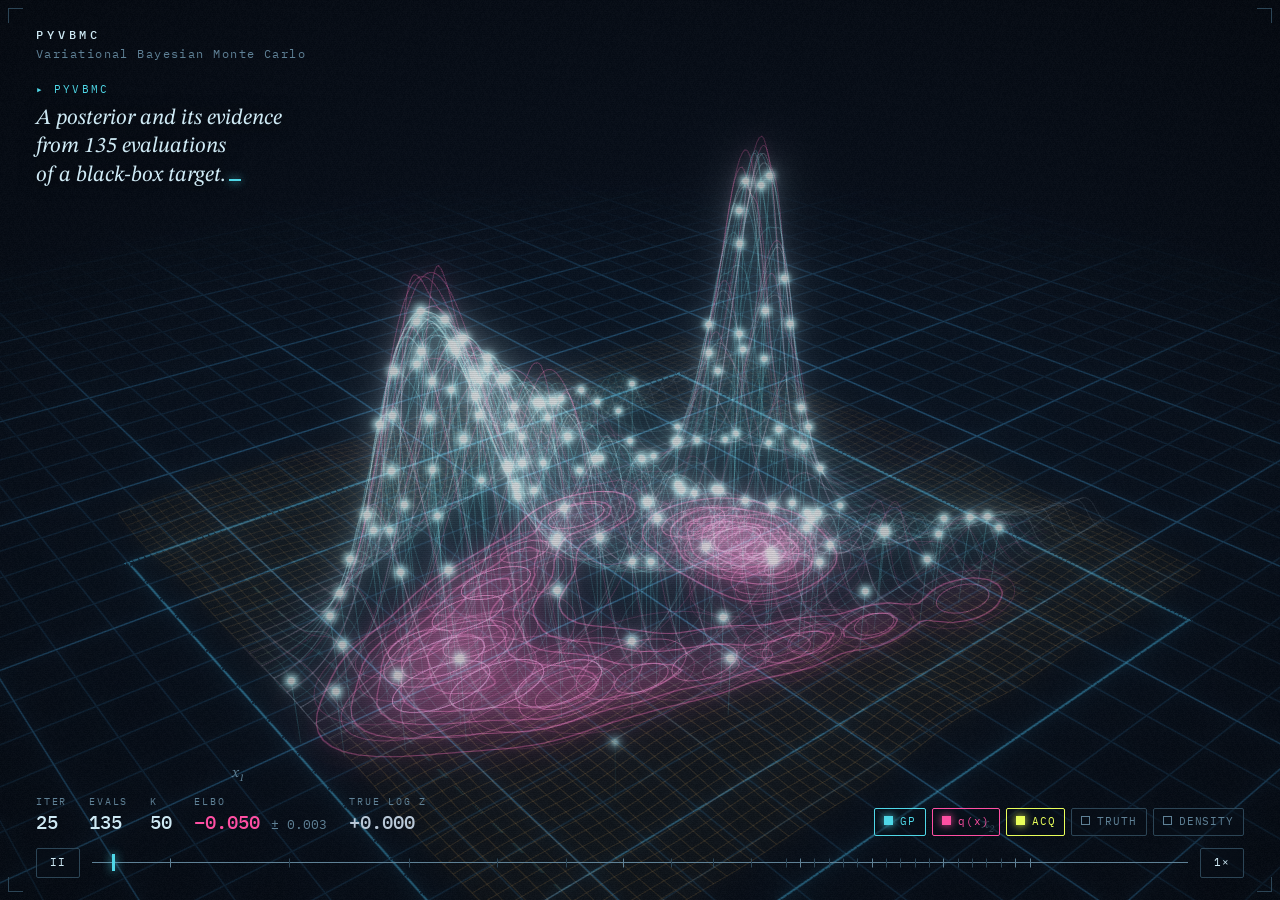
<file: site/wireframe/vbmc/index.html>
<!DOCTYPE html>
<html lang="en">
<head>
<meta charset="utf-8">
<meta name="viewport" content="width=device-width, initial-scale=1, viewport-fit=cover">
<title>PyVBMC in Wireframe</title>
<link rel="stylesheet" href="../../css/fonts.css">
<style>
  /* One deliberate look: a dark instrument. Every color is painted here. */
  :root {
    --ground: #04070c;
    --ink: #cfeaf5;
    --ink-dim: #5f8196;
    --ink-faint: #2c4556;
    --gp: #4fd8e8;
    --gp-hot: #ffb347;
    --vp: #ff4fa3;
    --acq: #e9ff5a;
    --truth: #b9c8d8;
    --mono: "IBM Plex Mono", ui-monospace, "SF Mono", Menlo, Consolas, monospace;
    --serif: "STIX Two Text", "STIX Two Math", Georgia, "Times New Roman", serif;
  }
  html, body { height: 100%; }
  [hidden] { display: none !important; }
  body {
    margin: 0; overflow: hidden; background: var(--ground); color: var(--ink);
    font-family: var(--mono); font-size: 13px; line-height: 1.4;
    -webkit-font-smoothing: antialiased;
  }
  #stage { position: relative; height: 100%; overflow: hidden; touch-action: none; }
  #gl { position: absolute; inset: 0; width: 100%; height: 100%; display: block; cursor: grab; }
  #gl:active { cursor: grabbing; }

  .hud { position: absolute; pointer-events: none; z-index: 2; }
  .hud button, .hud input { pointer-events: auto; }

  #head { top: clamp(14px, 3vh, 28px); left: clamp(16px, 3vw, 36px); right: clamp(16px, 3vw, 36px); max-width: 40ch; }
  #mark { font-weight: 500; letter-spacing: 0.32em; font-size: 12px; color: var(--ink); }
  #mark span { display: block; margin-top: 2px; }
  #mark span { color: var(--ink-dim); letter-spacing: 0.12em; font-weight: 400; }
  #tag { margin-top: clamp(10px, 2.2vh, 22px); font-size: 11px; letter-spacing: 0.2em; color: var(--gp); min-height: 1.4em; }
  #tag::before { content: "\25B8\00a0"; }
  #caption {
    margin: 6px 0 0; font-family: var(--serif); font-style: italic;
    font-size: clamp(16px, 1.1vw + 11px, 22px); line-height: 1.3; color: var(--ink);
    text-wrap: balance; text-shadow: 0 0 18px rgba(4, 7, 12, 0.9);
  }
  #caption .rest { opacity: 0; }
  #caption .done::after { content: ""; display: inline-block; width: 0.55em; height: 2px; margin-left: 3px; background: var(--gp); box-shadow: 0 0 8px var(--gp); animation: blink 1.1s steps(2) infinite; }
  @keyframes blink { 50% { opacity: 0; } }
  .axis { position: absolute; z-index: 1; pointer-events: none; font-family: var(--serif); font-style: italic; font-size: 15px;
    color: var(--ink-dim); transform: translate(-50%, -50%); text-shadow: 0 0 8px var(--ground); }
  .axis sub { font-size: 0.7em; font-style: normal; }

  #foot {
    left: clamp(16px, 3vw, 36px); right: clamp(16px, 3vw, 36px);
    bottom: calc(clamp(12px, 2.5vh, 24px) + env(safe-area-inset-bottom, 0px));
    display: flex; flex-direction: column; gap: 12px;
  }
  #row { display: flex; flex-wrap: wrap; align-items: flex-end; justify-content: space-between; gap: 12px 24px; }
  #telemetry { display: flex; flex-wrap: wrap; gap: 6px 22px; margin: 0; font-variant-numeric: tabular-nums; }
  #telemetry div { display: flex; flex-direction: column; }
  #telemetry dt { font-size: 10px; letter-spacing: 0.18em; color: var(--ink-dim); }
  #telemetry dd { margin: 0; font-size: clamp(15px, 0.6vw + 11px, 19px); font-weight: 500; color: var(--ink); white-space: nowrap; }
  #telemetry dd small { font-size: 0.72em; font-weight: 400; color: var(--ink-dim); }
  #telemetry .true dd { color: var(--truth); }
  #telemetry .elbo dd { color: var(--vp); }

  #chips { display: flex; flex-wrap: wrap; gap: 6px; }
  .chip {
    font: inherit; font-size: 11px; letter-spacing: 0.08em; color: var(--ink-dim);
    background: rgba(8, 16, 24, 0.55); border: 1px solid var(--ink-faint);
    padding: 5px 9px; border-radius: 2px; cursor: pointer;
  }
  .chip::before { content: ""; display: inline-block; width: 7px; height: 7px; margin-right: 7px; border: 1px solid currentColor; vertical-align: 0; }
  .chip[aria-pressed="true"] { color: var(--c, var(--ink)); border-color: var(--c, var(--ink-dim)); }
  .chip[aria-pressed="true"]::before { background: currentColor; box-shadow: 0 0 8px currentColor; }

  #transport { display: flex; align-items: center; gap: 12px; }
  .ctl {
    font: inherit; font-size: 11px; letter-spacing: 0.1em; color: var(--ink);
    background: rgba(8, 16, 24, 0.55); border: 1px solid var(--ink-faint);
    min-width: 44px; height: 30px; padding: 0 10px; border-radius: 2px; cursor: pointer;
  }
  .ctl:hover, .chip:hover { border-color: var(--ink-dim); }
  .ctl:focus-visible, .chip:focus-visible, #seek:focus-visible { outline: 1px solid var(--gp); outline-offset: 2px; }
  #track { position: relative; flex: 1 1 0; min-width: 0; height: 30px; display: flex; align-items: center; }
  #ticks { position: absolute; left: 0; right: 0; top: 50%; height: 9px; transform: translateY(-50%); pointer-events: none; }
  #ticks i { position: absolute; top: 0; width: 1px; height: 100%; background: var(--ink-faint); }
  #ticks i.major { background: var(--ink-dim); }
  #seek { -webkit-appearance: none; appearance: none; width: 100%; min-width: 0; margin: 0; height: 30px; background: transparent; cursor: pointer; }
  #seek::-webkit-slider-runnable-track { height: 1px; background: var(--ink-dim); }
  #seek::-moz-range-track { height: 1px; background: var(--ink-dim); }
  #seek::-webkit-slider-thumb { -webkit-appearance: none; width: 3px; height: 17px; margin-top: -8px; background: var(--gp); box-shadow: 0 0 10px var(--gp); border: 0; border-radius: 0; }
  #seek::-moz-range-thumb { width: 3px; height: 17px; background: var(--gp); box-shadow: 0 0 10px var(--gp); border: 0; border-radius: 0; }

  .corner { position: absolute; width: 14px; height: 14px; border: 0 solid var(--ink-faint); z-index: 1; pointer-events: none; }
  .corner.tl { top: 8px; left: 8px; border-top-width: 1px; border-left-width: 1px; }
  .corner.tr { top: 8px; right: 8px; border-top-width: 1px; border-right-width: 1px; }
  .corner.bl { bottom: 8px; left: 8px; border-bottom-width: 1px; border-left-width: 1px; }
  .corner.br { bottom: 8px; right: 8px; border-bottom-width: 1px; border-right-width: 1px; }

  #fail { position: absolute; inset: 0; display: grid; place-items: center; padding: 24px; text-align: center; color: var(--ink-dim); z-index: 3; }
  body.clean .hud, body.clean #foot, body.clean .corner, body.clean .axis { display: none; }
  body.clean #gl { cursor: none; }
</style>
</head>
<body>
<div id="stage">
  <canvas id="gl" aria-label="Animated three-dimensional view of a PyVBMC run"></canvas>
  <span class="axis" id="ax1">x<sub>1</sub></span><span class="axis" id="ax2">x<sub>2</sub></span>
  <span class="corner tl"></span><span class="corner tr"></span><span class="corner bl"></span><span class="corner br"></span>

  <div id="head" class="hud">
    <div id="mark">PYVBMC <span>Variational Bayesian Monte Carlo</span></div>
    <div id="tag"></div>
    <p id="caption"></p>
  </div>

  <div id="foot" class="hud">
    <div id="row">
      <dl id="telemetry">
        <div><dt>ITER</dt><dd id="tIter">00</dd></div>
        <div><dt>EVALS</dt><dd id="tEval">000</dd></div>
        <div><dt>K</dt><dd id="tK">&ndash;</dd></div>
        <div class="elbo"><dt>ELBO</dt><dd id="tElbo">&ndash;</dd></div>
        <div class="true" id="trueBox" hidden><dt>TRUE LOG Z</dt><dd id="tTrue">0.000</dd></div>
      </dl>
      <div id="chips" role="group" aria-label="Layers">
        <button class="chip" id="chipGp" style="--c: var(--gp)" aria-pressed="true">GP</button>
        <button class="chip" id="chipVp" style="--c: var(--vp)" aria-pressed="true">q(x)</button>
        <button class="chip" id="chipAcq" style="--c: var(--acq)" aria-pressed="true">ACQ</button>
        <button class="chip" id="chipTruth" style="--c: var(--truth)" aria-pressed="false">TRUTH</button>
        <button class="chip" id="chipDen" style="--c: var(--ink)" aria-pressed="false">DENSITY</button>
      </div>
    </div>
    <div id="transport">
      <button class="ctl" id="play" aria-label="Pause">II</button>
      <div id="track"><div id="ticks"></div><input id="seek" type="range" min="0" max="100" step="0.01" value="0" aria-label="Timeline"></div>
      <button class="ctl" id="speed" aria-label="Playback speed">1&times;</button>
    </div>
  </div>
  <div id="fail" hidden>This animation needs WebGL 2, which this browser does not provide.</div>
</div>

<script src="../../vendor/three.r128.min.js"></script>
<script src="trace.js"></script>
<script>
// A recorded PyVBMC run played back as a 3D wireframe. README.md next to this file explains the
// structure, the conventions and the display decisions; the trace format is defined by the docstrings
// of dev/scripts/export_animation_trace.py. In short: the timeline section turns the trace into lists
// of timed events, and update(tau, ...) draws the state at time tau from them and nothing else.
(async () => {
"use strict";
const TR = window.VBMC_TRACE;
const $ = (id) => document.getElementById(id);
const Q = new URLSearchParams(location.search);
const qNum = (name, fallback) => { const v = parseFloat(Q.get(name)); return Number.isFinite(v) ? v : fallback; };
if (Q.get("hud") === "0") document.body.classList.add("clean");

// ---------------------------------------------------------------- renderer
const canvas = $("gl");
let renderer;
try {
  renderer = new THREE.WebGLRenderer({ canvas, antialias: false, alpha: false, powerPreference: "high-performance" });
} catch (e) { renderer = null; }
if (!renderer || !renderer.capabilities.isWebGL2 || !TR || typeof DecompressionStream === "undefined") {
  if (renderer && renderer.capabilities.isWebGL2) {
    $("fail").textContent = TR ? "This animation needs a browser that can inflate its data (DecompressionStream)."
                               : "The recorded run (trace.js) did not load.";
  }
  $("fail").hidden = false; return;
}
const PR = Math.min(window.devicePixelRatio || 1, 2);
renderer.setPixelRatio(PR);
renderer.setClearColor(0x04070c, 1);
renderer.autoClear = true;

// ---------------------------------------------------------------- trace
const META = TR.meta, ITS = TR.iterations, NIT = ITS.length, PTS = TR.points, N = META.n;
const XMID = (META.x_range[0] + META.x_range[1]) / 2, XH = (META.x_range[1] - META.x_range[0]) / 2;
const YMID = (META.y_range[0] + META.y_range[1]) / 2, YH = (META.y_range[1] - META.y_range[0]) / 2;
const toX = (x) => (x - XMID) / XH, toZ = (y) => -(y - YMID) / YH;
const LZ = Math.log1p(META.z_span);

// The grids come as one zlib block: every 16-bit grid (heights), then every 8-bit grid (SDs and
// acquisition values), each stored as its second difference along x and y. A grid is named by its index.
const N2 = N * N;
const packed = Uint8Array.from(atob(TR.grids), (c) => c.charCodeAt(0));
const block = await new Response(new Blob([packed]).stream().pipeThrough(new DecompressionStream("deflate"))).arrayBuffer();
const wide = new Uint16Array(block, 0, META.grids.u16 * N2), narrow = new Uint8Array(block, 2 * META.grids.u16 * N2, META.grids.u8 * N2);
for (const a of [wide, narrow]) for (let o = 0; o < a.length; o += N2) {
  for (let j = 1; j < N; j++) for (let i = 0; i < N; i++) a[o + j * N + i] += a[o + (j - 1) * N + i];
  for (let j = 0; j < N; j++) for (let i = 1; i < N; i++) a[o + j * N + i] += a[o + j * N + i - 1];
}
function decodeZ(index) {
  const z = new Float32Array(N2);
  for (let i = 0; i < N2; i++) z[i] = META.z_top - Math.expm1((wide[index * N2 + i] / 65535) * LZ);
  return z;
}
function decodeSd(index) {
  const c = new Float32Array(N2);
  for (let i = 0; i < N2; i++) c[i] = narrow[index * N2 + i] / 255;
  return c;
}
function decodeAcq(index) {   // stored as 1 - sqrt(depth / span); the floor shader reads 1 - depth / span
  const a = new Float32Array(N2);
  for (let i = 0; i < N2; i++) { const r = 1 - narrow[index * N2 + i] / 255; a[i] = 1 - r * r; }
  return a;
}
function makeTex(r, g) {
  const data = new Float32Array(N * N * 4);
  for (let i = 0; i < N * N; i++) { data[4 * i] = r[i]; data[4 * i + 1] = g ? g[i] : 0; }
  return dataTex(data);
}
function dataTex(data) {
  const t = new THREE.DataTexture(data, N, N, THREE.RGBAFormat, THREE.FloatType);
  t.minFilter = t.magFilter = THREE.NearestFilter; t.generateMipmaps = false; t.needsUpdate = true;
  return t;
}
const arrMax = (a) => { let m = -Infinity; for (let i = 0; i < a.length; i++) if (a[i] > m) m = a[i]; return m; };

const truthZ = decodeZ(TR.truth);
const ZREF = arrMax(truthZ), S_SCALE = 6.0, LIFT = 0.16, HGT = 0.95;
const truthTex = makeTex(truthZ);

// ---------------------------------------------------------------- anchored GP grids
// An observation anchors the surrogate: there the mean is the observed value and the predictive SD
// is zero. A 64 x 64 grid cannot show that, because an observation falls between its wires and the
// SD recovers within a fraction of a cell. So each observation owns the nearest free wire crossing,
// and every GP state is stored as a warped grid (texture channels: mean, SD, x and y displacement
// in cells): a smooth local displacement carries each owned crossing onto its observation, the mean
// there is corrected to the observed value, and the SD is capped by what conditioning on that one
// observation alone leaves, sf sqrt(1 - exp(-rho2)): zero at the observation, and for one hyperparameter
// sample an upper bound on the SD (more observations only lower it). Both corrections are sums of narrow bumps whose weights solve the small
// linear system that makes them exact at every anchor of the state.
const small = Math.min(window.innerWidth, window.innerHeight) < 560;
const STRIDE = 1;                        // every grid line is a wire, so every grid node is a crossing that can anchor
const BUMP = 0.75 * STRIDE, BUMP2 = 2 * BUMP * BUMP, REACH = Math.ceil(3 * BUMP);
const bump = (dx, dy) => Math.exp(-(dx * dx + dy * dy) / BUMP2);
const gridXY = PTS.map((q) => [((q[0] - META.x_range[0]) / (2 * XH)) * (N - 1), ((q[1] - META.y_range[0]) / (2 * YH)) * (N - 1)]);
const anchor = new Int32Array(PTS.length).fill(-1);
{
  const taken = new Set();
  PTS.forEach((q, i) => {
    const [gx, gy] = gridXY[i];
    if (gx < 0 || gy < 0 || gx > N - 1 || gy > N - 1) return;
    const ci0 = Math.round(gx / STRIDE) * STRIDE, cj0 = Math.round(gy / STRIDE) * STRIDE;
    let best = -1, bd = 1.6 * STRIDE;
    for (let dj = -2; dj <= 2; dj++) for (let di = -2; di <= 2; di++) {
      const ci = ci0 + di * STRIDE, cj = cj0 + dj * STRIDE;
      if (ci < 0 || cj < 0 || ci >= N || cj >= N || taken.has(cj * N + ci)) continue;
      const d = Math.hypot(ci - gx, cj - gy);
      if (d < bd) { bd = d; best = cj * N + ci; }
    }
    if (best >= 0) { anchor[i] = best; taken.add(best); }
    else console.warn(`vbmc3d: evaluation ${i} has no free wire crossing nearby and does not anchor the sheet`);
  });
}
const crom = (p0, p1, p2, p3, f) => p1 + 0.5 * f * (p2 - p0 + f * (2 * p0 - 5 * p1 + 4 * p2 - p3 + f * (3 * (p1 - p2) + p3 - p0)));
function sampleGrid(g, x, y) {
  const i = Math.floor(x), j = Math.floor(y), fx = x - i, fy = y - j, cl = (v) => Math.min(Math.max(v, 0), N - 1);
  const row = (jj) => { const o = cl(jj) * N; return crom(g[o + cl(i - 1)], g[o + cl(i)], g[o + cl(i + 1)], g[o + cl(i + 2)], fx); };
  return crom(row(j - 1), row(j), row(j + 1), row(j + 2), fy);
}
// Weights w with sum_b w_b bump(anchor_a - anchor_b) = rhs_a for every anchor a, by Gauss-Seidel, which
// converges for a symmetric positive definite matrix. A Gaussian kernel matrix is one; cutting the bump
// off at REACH (where it is below 4e-4) keeps it so in practice: with every crossing of a 12 x 12 block
// an anchor, the smallest eigenvalue is 0.06 and the iteration contracts by 0.86 per sweep. The matrix is
// not diagonally dominant (off-diagonal row sums reach 2.5), so that is not the reason.
function bumpWeights(ai, aj, rhs) {
  const n = ai.length, nb = Array.from({ length: n }, () => []);
  for (let a = 0; a < n; a++) for (let b = a + 1; b < n; b++) {
    const dx = ai[a] - ai[b], dy = aj[a] - aj[b];
    if (Math.abs(dx) <= REACH && Math.abs(dy) <= REACH) { const v = bump(dx, dy); nb[a].push([b, v]); nb[b].push([a, v]); }
  }
  return rhs.map((r) => {
    const w = Float64Array.from(r);
    for (let sweep = 0; sweep < 120; sweep++) for (let a = 0; a < n; a++) { let v = r[a]; for (const [b, k] of nb[a]) v -= k * w[b]; w[a] = v; }
    return w;
  });
}
function splat(field, offset, ai, aj, w) {
  for (let a = 0; a < ai.length; a++) for (let dj = -REACH; dj <= REACH; dj++) for (let di = -REACH; di <= REACH; di++) {
    const i = ai[a] + di, j = aj[a] + dj;
    if (i >= 0 && j >= 0 && i < N && j < N) field[4 * (j * N + i) + offset] += w[a] * bump(di, dj);
  }
}
function anchoredGrid(z, sdc, k, has) {
  const mem = []; for (let i = 0; i < PTS.length; i++) if (anchor[i] >= 0 && has(i)) mem.push(i);
  const ai = mem.map((i) => anchor[i] % N), aj = mem.map((i) => Math.floor(anchor[i] / N));
  const data = new Float32Array(N * N * 4);
  // displacement: every anchor lands on its observation
  const [wx, wy] = bumpWeights(ai, aj, [mem.map((i, a) => gridXY[i][0] - ai[a]), mem.map((i, a) => gridXY[i][1] - aj[a])]);
  // A weight beyond 1.5 cells would fold the mesh; limiting it leaves that crossing short of its observation.
  for (let a = 0; a < mem.length; a++) {
    const m = Math.hypot(wx[a], wy[a]), lim = 1.5 * STRIDE;
    if (m > lim) { wx[a] *= lim / m; wy[a] *= lim / m; console.warn(`vbmc3d: displacement of evaluation ${mem[a]} limited; its crossing is off the observation`); }
  }
  splat(data, 2, ai, aj, wx); splat(data, 3, ai, aj, wy);
  // mean and SD where the wires now are
  const sd = new Float32Array(N * N), half = META.sd_half;
  for (let j = 0, n = 0; j < N; j++) for (let i = 0; i < N; i++, n++) {
    const ux = data[4 * n + 2], uy = data[4 * n + 3], moved = ux !== 0 || uy !== 0;
    data[4 * n] = moved ? sampleGrid(z, i + ux, j + uy) : z[n];
    const c = Math.min(Math.max(moved ? sampleGrid(sdc, i + ux, j + uy) : sdc[n], 0), 0.996);   // the shader's ceiling
    sd[n] = (half * c) / (1 - c);
  }
  // SD capped by the nearest observations; mean corrected to pass through them
  const cellX = (2 * XH) / (N - 1), cellY = (2 * YH) / (N - 1), R = 5 * STRIDE;
  for (let a = 0; a < mem.length; a++) for (let dj = -R; dj <= R; dj++) for (let di = -R; di <= R; di++) {
    const i = ai[a] + di, j = aj[a] + dj; if (i < 0 || j < 0 || i >= N || j >= N) continue;
    const n = j * N + i, dx = (i + data[4 * n + 2] - gridXY[mem[a]][0]) * cellX, dy = (j + data[4 * n + 3] - gridXY[mem[a]][1]) * cellY;
    const cap = k[0] * Math.sqrt(Math.max(1 - Math.exp(-(k[1] * dx * dx + 2 * k[2] * dx * dy + k[3] * dy * dy)), 0));
    if (cap < sd[n]) sd[n] = cap;
  }
  const fix = mem.map((i, a) => PTS[i][2] - data[4 * (aj[a] * N + ai[a])]);   // observed value minus the grid's mean there
  const [wz] = bumpWeights(ai, aj, [fix]);
  splat(data, 0, ai, aj, wz);
  for (let n = 0; n < N * N; n++) data[4 * n + 1] = sd[n] / (sd[n] + half);
  const tex = dataTex(data); tex.userData = { mem, fix };
  return tex;
}
// A GP state's training set: the first `count` evaluations, less the ones that the iteration's
// record lists as trimmed (warm-up trimming happens before the iteration acquires its points).
const gpTex = [];
function addGp(zb, sb, k, count, prevN, active) {
  const has = (i) => i < count && (i >= prevN || active.has(i));
  gpTex.push(anchoredGrid(decodeZ(zb), decodeSd(sb), k, has));
  return gpTex.length - 1;
}
// A posterior is a Gaussian mixture in these coordinates (the problem is unbounded), so its grid is
// computed here from its components: log q(x) + ELBO, the posterior's estimate of the log joint.
const vpTex = [], vpMax = [], vpComp = [];
function addVp(vp, elbo) {
  const comps = vp.w.map((w, k) => {
    const c = vp.c[k], m = vp.M[k];
    return { x: c[0], y: c[1], w, sxx: m[0] * m[0] + m[1] * m[1], sxy: m[0] * m[2] + m[1] * m[3], syy: m[2] * m[2] + m[3] * m[3] };
  });
  const terms = comps.map((c) => { const det = c.sxx * c.syy - c.sxy * c.sxy; return { c, det, k: Math.log(c.w) - 0.5 * Math.log(det) - Math.log(2 * Math.PI) }; });
  const z = new Float32Array(N2), e = new Float64Array(terms.length);
  for (let j = 0, n = 0; j < N; j++) for (let i = 0; i < N; i++, n++) {
    const x = META.x_range[0] + (2 * XH * i) / (N - 1), y = META.y_range[0] + (2 * YH * j) / (N - 1);
    let top = -Infinity;
    terms.forEach((t, k) => {
      const dx = x - t.c.x, dy = y - t.c.y;
      e[k] = t.k - 0.5 * (t.c.syy * dx * dx - 2 * t.c.sxy * dx * dy + t.c.sxx * dy * dy) / t.det;
      if (e[k] > top) top = e[k];
    });
    let sum = 0; for (let k = 0; k < e.length; k++) sum += Math.exp(e[k] - top);
    z[n] = Math.max(top + Math.log(sum) + elbo, -1e5);
  }
  vpTex.push(makeTex(z)); vpMax.push(arrMax(z)); vpComp.push(comps);
  return vpTex.length - 1;
}
ITS.forEach((it, t) => {
  const prevN = t ? ITS[t - 1].n_evals : 0, active = new Set(it.active);
  it.gpEnd = addGp(it.gp_mean, it.gp_sd, it.gp_k, it.n_evals, it.n_evals, active);
  it.vpIdx = addVp(it.vp, it.elbo);
  it.sub.forEach((s, j) => { if (s.acq !== undefined) { s.gpIdx = addGp(s.gp_mean, s.gp_sd, s.gp_k, prevN + j, prevN, active); s.acqTex = makeTex(decodeAcq(s.acq)); } });
});
const VP_FINAL = addVp(TR.final.vp, TR.final.elbo);
if (Q.get("debug") === "1") {
  // Self-check of the anchors: over every GP state, how far each owned crossing is from its
  // observation (cells), how far the mean there is from the observed value, and the SD there.
  let ePos = 0, eZ = 0, eSd = 0, nAnch = 0, fold = 0;
  const fixes = [], fixByState = [];
  for (const tex of gpTex) {
    const d = tex.image.data;
    fixes.push(...tex.userData.fix.map(Math.abs)); fixByState.push(Math.max(0, ...tex.userData.fix.map(Math.abs)));
    for (const i of tex.userData.mem) {
      const n = anchor[i], ci = n % N, cj = Math.floor(n / N);
      ePos = Math.max(ePos, Math.hypot(ci + d[4 * n + 2] - gridXY[i][0], cj + d[4 * n + 3] - gridXY[i][1]));
      eZ = Math.max(eZ, Math.abs(d[4 * n] - PTS[i][2])); eSd = Math.max(eSd, d[4 * n + 1]); nAnch++;
    }
    for (let j = 0; j < N; j++) for (let i = 0; i + 1 < N; i++) {
      const a = j * N + i;
      if (i + 1 + d[4 * (a + 1) + 2] <= i + d[4 * a + 2]) fold++;
    }
    for (let j = 0; j + 1 < N; j++) for (let i = 0; i < N; i++) {
      const a = j * N + i;
      if (j + 1 + d[4 * (a + N) + 3] <= j + d[4 * a + 3]) fold++;
    }
  }
  const free = anchor.reduce((c, a) => c + (a < 0 ? 1 : 0), 0);
  fixes.sort((a, b) => a - b);
  const worst = fixByState.map((v, k) => [v, k]).sort((a, b) => b[0] - a[0]).slice(0, 4).map(([v, k]) => `#${k}:${v.toFixed(2)}`).join(" ");
  document.title = `mean corrections (log units): median ${fixes[fixes.length >> 1].toFixed(3)}, 95% ${fixes[Math.floor(0.95 * fixes.length)].toFixed(3)}, max ${fixes[fixes.length - 1].toFixed(2)}, worst states ${worst}; anchors ${nAnch} in ${gpTex.length} states; unanchored points ${free}/${PTS.length}; max pos err ${ePos.toExponential(2)} cells; max |mean - y| ${eZ.toExponential(2)}; max sd_c ${eSd.toExponential(2)}; folds ${fold}`;
}

// ---------------------------------------------------------------- timeline
const ease = (x) => { x = Math.min(Math.max(x, 0), 1); return x * x * (3 - 2 * x); };
const clamp01 = (x) => Math.min(Math.max(x, 0), 1);
const segs = [], gpTr = [], vpTr = [], acqEv = [], hudKeys = [], iterTicks = [];
const pointEv = PTS.map(() => ({ drop0: Infinity, land: Infinity }));
let cur = 0;
function seg(type, dur, tag, caption, extra) {
  const s = Object.assign({ type, t0: cur, t1: cur + dur, tag, caption }, extra || {});
  segs.push(s); cur += dur; return s;
}
const DROP = 0.75;
const nEvalsTotal = PTS.length;

const segTitle = seg("title", 3.0, "PYVBMC",
  `A posterior and its evidence from ${nEvalsTotal} evaluations of a black-box target.`);
const segReset = seg("reset", 1.4, "RESET", "Start again from nothing.");
const T_STORY = cur;
const segIntro = seg("intro", 2.4, "BLACK BOX",
  "The target log density is a black box, and every evaluation is expensive.");
const segInit = seg("init", 3.4, "INITIAL DESIGN", "Begin with a handful of evaluations inside the plausible box.");
for (let i = 0; i < META.n_init; i++) {
  const d0 = segInit.t0 + 0.2 + (i * (3.4 - 0.2 - DROP - 0.3)) / Math.max(META.n_init - 1, 1);
  pointEv[i] = { drop0: d0, land: d0 + DROP };
}
const segGp0 = seg("gp0", 3.6, "GP SURROGATE",
  "A Gaussian process models the log density. It trembles wherever it is unsure.");
const segVp0 = seg("vp0", 3.4, "VARIATIONAL FIT",
  "A mixture of Gaussians q(x) is fitted to the surrogate by maximizing the ELBO.");
hudKeys.push({ t: segVp0.t0 + 2.0, it: 0 });
iterTicks.push({ t: segInit.t0, major: true });

const DP = [1.75, 1.25, 0.95, 0.8, 0.66, 0.56, 0.5, 0.45];
const DF = [1.7, 1.4, 1.2, 1.0, 0.9, 0.85, 0.8, 0.75];
for (let t = 1; t < NIT; t++) {
  const it = ITS[t], subs = it.sub, detail = subs.length > 0 && subs[0].acqTex;
  iterTicks.push({ t: cur, major: t % 5 === 0 });
  if (detail) {
    const dp = DP[Math.min(t - 1, DP.length - 1)], df = DF[Math.min(t - 1, DF.length - 1)];
    subs.forEach((s, j) => {
      const sg = seg("acq", dp, "ACTIVE SAMPLING",
        "Active sampling: evaluate next where uncertainty meets posterior mass.", { iter: t });
      const p = PTS[s.point], land = sg.t0 + 0.78 * dp;
      pointEv[s.point] = { drop0: sg.t0 + 0.45 * dp, land };
      acqEv.push({ t0: sg.t0, t1: sg.t1, land, tex: s.acqTex, x: toX(p[0]), z: toZ(p[1]) });
      if (j + 1 < subs.length) gpTr.push({ t0: land, t1: sg.t1, from: s.gpIdx, to: subs[j + 1].gpIdx, sweep: false });
    });
    const sf = seg("fit", df, "REFIT", "Refit the surrogate, then refit q(x).", { iter: t });
    gpTr.push({ t0: sf.t0, t1: sf.t0 + 0.5 * df, from: subs[subs.length - 1].gpIdx, to: it.gpEnd, sweep: true });
    vpTr.push({ t0: sf.t0 + 0.35 * df, t1: sf.t1, from: ITS[t - 1].vpIdx, to: it.vpIdx });
    hudKeys.push({ t: sf.t0 + 0.7 * df, it: t });
  } else {
    const dur = subs.length ? 1.25 : 0.9, actions = it.actions || [];
    const warped = actions.some((a) => a === "rotoscale" || a === "warp") && !actions.some((a) => a.startsWith("undo"));
    const sg = warped
      ? seg("fast", dur, "ROTATE AND RESCALE", "The posterior suggests better axes: the working space is rotated and rescaled.", { iter: t })
      : subs.length
        ? seg("fast", dur, "ITERATE", "Repeat. The mixture gains components as the surrogate sharpens.", { iter: t })
        : seg("fast", dur, "ITERATE", "An iteration without new evaluations: the surrogate and q(x) are refitted.", { iter: t });
    subs.forEach((s, j) => {
      const d0 = sg.t0 + (j * 0.3 * dur) / Math.max(subs.length - 1, 1);
      pointEv[s.point] = { drop0: d0, land: d0 + 0.3 * dur };
    });
    gpTr.push({ t0: sg.t0 + 0.6 * dur, t1: sg.t0 + 0.85 * dur, from: ITS[t - 1].gpEnd, to: it.gpEnd, sweep: true });
    vpTr.push({ t0: sg.t0 + 0.7 * dur, t1: sg.t1, from: ITS[t - 1].vpIdx, to: it.vpIdx });
    hudKeys.push({ t: sg.t0 + 0.85 * dur, it: t });
  }
}
const segBoost = seg("boost", 2.8, "FINAL BOOST", `A last, finer fit: the mixture grows to ${TR.final.K} components.`);
vpTr.push({ t0: segBoost.t0 + 0.2, t1: segBoost.t1 - 0.4, from: ITS[NIT - 1].vpIdx, to: VP_FINAL });
hudKeys.push({ t: segBoost.t1 - 0.6, it: -1 });
const segReveal = seg("reveal", 4.0, "GROUND TRUTH", "The true target, revealed. It was never seen, only probed.");
const segDen = seg("density", 7.0, "DENSITY",
  "In density space: the posterior, and a lower bound on the log evidence.");
const END = cur;
iterTicks.push({ t: segBoost.t0, major: true });

// Ellipse tracks of each VP transition: matched pairs morph, new components
// split off their nearest neighbor, pruned ones shrink into theirs.
function matchTracks(A, B) {
  const pairs = [];
  A.forEach((a, i) => B.forEach((b, j) => pairs.push({ i, j, d: Math.hypot(a.x - b.x, a.y - b.y) })));
  pairs.sort((p, q) => p.d - q.d);
  const ua = new Set(), ub = new Set(), tracks = [];
  for (const p of pairs) if (!ua.has(p.i) && !ub.has(p.j)) { ua.add(p.i); ub.add(p.j); tracks.push({ a: A[p.i], b: B[p.j] }); }
  const nearest = (c, L) => L.reduce((best, o) => (Math.hypot(o.x - c.x, o.y - c.y) < Math.hypot(best.x - c.x, best.y - c.y) ? o : best), L[0]);
  B.forEach((b, j) => { if (!ub.has(j)) tracks.push({ a: Object.assign({}, nearest(b, A), { w: 0 }), b }); });
  A.forEach((a, i) => { if (!ua.has(i)) tracks.push({ a, b: Object.assign({}, nearest(a, B), { w: 0 }) }); });
  return tracks;
}
vpTr.forEach((tr) => { tr.tracks = matchTracks(vpComp[tr.from], vpComp[tr.to]); });
const tracks0 = vpComp[0].map((c) => ({ a: c, b: c }));

function lastBefore(list, t, key) {
  let out = null;
  for (const e of list) { if (e[key] <= t) out = e; else break; }
  return out;
}

// ---------------------------------------------------------------- scene
const scene = new THREE.Scene();
const camera = new THREE.PerspectiveCamera(38, 1, 0.1, 50);
const additive = { blending: THREE.AdditiveBlending, transparent: true, depthTest: false, depthWrite: false };

const SHEET_VS = `
uniform sampler2D texA; uniform sampler2D texB; uniform float mixAB;
uniform float N, zref, sScale, morph, rise, time, tremble, shimmer, sdHalf, lift, hgt, camDist;
varying float vH; varying float vHlog; varying float vSd; varying float vFog; varying float vU;
vec4 fetchRG(sampler2D t, vec2 ij) { ij = clamp(ij, vec2(0.0), vec2(N - 1.0)); return texture2D(t, (ij + 0.5) / N); }
vec4 cubicRG(sampler2D t, vec2 gp, float axis) {
  vec2 dir = axis < 0.5 ? vec2(1.0, 0.0) : vec2(0.0, 1.0);
  float p = dot(gp, dir); float f = p - floor(p);
  vec2 base = gp - dir * f;
  vec4 p0 = fetchRG(t, base - dir), p1 = fetchRG(t, base), p2 = fetchRG(t, base + dir), p3 = fetchRG(t, base + 2.0 * dir);
  return p1 + 0.5 * f * (p2 - p0 + f * (2.0 * p0 - 5.0 * p1 + 4.0 * p2 - p3 + f * (3.0 * (p1 - p2) + p3 - p0)));
}
float hLog(float z) { float d = zref - z; return d >= 0.0 ? 1.0 / (1.0 + d / sScale) : 1.0 + 0.3 * (1.0 - exp(d / (0.3 * sScale))); }
float hDen(float z) { float e = exp(min(z - zref, 4.0)); return e <= 1.0 ? e : 1.0 + 0.5 * (1.0 - exp(-2.0 * (e - 1.0))); }
float wob(vec2 p, float t) {
  return 0.25 * (sin(dot(p, vec2(5.1, 3.3)) + 1.7 * t) + sin(dot(p, vec2(-3.7, 6.2)) - 2.3 * t + 1.3)
    + sin(dot(p, vec2(7.9, -2.1)) + 2.9 * t + 4.1) + sin(dot(p, vec2(2.2, 9.1)) - 1.3 * t + 0.7));
}
void main() {
  vec2 gp = position.xy;
  vec4 v = cubicRG(texA, gp, position.z);
  if (mixAB > 0.001) v = mix(v, cubicRG(texB, gp, position.z), mixAB);
  float z = v.x; float sd = clamp(v.y, 0.0, 1.0);
  vec2 gw = gp + v.zw;   // the wire, displaced so that owned crossings sit on their observations
  vec2 xz = vec2(-1.0 + 2.0 * gw.x / (N - 1.0), 1.0 - 2.0 * gw.y / (N - 1.0));
  float sdv = sdHalf * sd / max(1.0 - sd, 0.004);   // predictive SD in log-density units (8 bits resolve up to here)
  float h = 0.0;
  if (tremble > 0.0) {
    // The sheet shows mean + tremble * SD * (smooth unit noise), mapped to height like the mean.
    float zt = z + tremble * sdv * wob(xz, time);
    h = mix(hLog(zt), hDen(zt), morph) + shimmer * sd * wob(xz * 1.7 + 3.1, time * 1.3 + 2.0);
  } else {
    h = mix(hLog(z), hDen(z), morph);
  }
  float hl = hLog(z);
  vec4 mv = modelViewMatrix * vec4(xz.x, lift + hgt * rise * h, xz.y, 1.0);
  gl_Position = projectionMatrix * mv;
  vH = h; vHlog = hl; vSd = sd; vU = gp.x / (N - 1.0);
  vFog = mix(1.0, 0.28, smoothstep(camDist - 0.9, camDist + 1.3, -mv.z));
}`;
const SHEET_FS = `
uniform vec3 colLow; uniform vec3 colHigh; uniform float useSd, alpha, fadeLow, fadeA, fadeB, sweep, gain;
varying float vH; varying float vHlog; varying float vSd; varying float vFog; varying float vU;
void main() {
  float c = smoothstep(0.10, 0.80, vSd) * useSd;
  vec3 col = mix(colLow, colHigh, c);
  float b = 0.42 + 0.46 * smoothstep(0.0, 0.9, vH);
  float low = mix(1.0, smoothstep(fadeA, fadeB, vHlog), fadeLow);
  float sw = exp(-pow((vU - sweep) / 0.035, 2.0));
  gl_FragColor = vec4(col * alpha * low * (gain * b * vFog + 1.1 * sw), 1.0);
}`;

// The sheet is drawn at mean + TREMBLE * SD * noise: a fraction of the SD, so that it still reads as the mean,
// and the noise moves fast (WOBBLE times the base rate of about 0.3 Hz) so that it cannot be taken for the mean.
const TREMBLE = qNum("tremble", 0.25), WOBBLE = qNum("wobble", 3.2);
function sheetUniforms(o) {
  return {
    texA: { value: null }, texB: { value: null }, mixAB: { value: 0 },
    N: { value: N }, zref: { value: ZREF }, sScale: { value: S_SCALE }, morph: { value: 0 },
    rise: { value: 1 }, time: { value: 0 }, tremble: { value: o.tremble || 0 }, shimmer: { value: 0.025 },
    sdHalf: { value: META.sd_half },
    lift: { value: LIFT },
    hgt: { value: HGT }, camDist: { value: 3.3 },
    colLow: { value: new THREE.Color(o.low) }, colHigh: { value: new THREE.Color(o.high || o.low) },
    useSd: { value: o.useSd ? 1 : 0 }, alpha: { value: 1 }, fadeLow: { value: o.fadeLow ? 1 : 0 },
    fadeA: { value: o.fadeLow ? o.fadeLow[0] : 0 }, fadeB: { value: o.fadeLow ? o.fadeLow[1] : 1 },
    sweep: { value: -1 }, gain: { value: o.gain || 1 },
  };
}
function lineGeometry(stride, sub) {
  const idx = []; for (let i = 0; i < N; i += stride) idx.push(i);
  if (idx[idx.length - 1] !== N - 1) idx.push(N - 1);
  const n = (N - 1) * sub, v = new Float32Array(idx.length * 2 * n * 6); let k = 0;
  for (const j of idx) for (let s = 0; s < n; s++) { v[k++] = s / sub; v[k++] = j; v[k++] = 0; v[k++] = (s + 1) / sub; v[k++] = j; v[k++] = 0; }
  for (const i of idx) for (let s = 0; s < n; s++) { v[k++] = i; v[k++] = s / sub; v[k++] = 1; v[k++] = i; v[k++] = (s + 1) / sub; v[k++] = 1; }
  const g = new THREE.BufferGeometry(); g.setAttribute("position", new THREE.BufferAttribute(v, 3)); return g;
}
function fillGeometry() {
  const v = new Float32Array(N * N * 3), ix = [];
  for (let j = 0; j < N; j++) for (let i = 0; i < N; i++) { v[3 * (j * N + i)] = i; v[3 * (j * N + i) + 1] = j; }
  for (let j = 0; j < N - 1; j++) for (let i = 0; i < N - 1; i++) { const a = j * N + i; ix.push(a, a + 1, a + N, a + 1, a + N + 1, a + N); }
  const g = new THREE.BufferGeometry(); g.setAttribute("position", new THREE.BufferAttribute(v, 3)); g.setIndex(ix); return g;
}
function makeSheet(opts, stride, sub, withFill) {
  const u = sheetUniforms(opts);
  const mat = new THREE.ShaderMaterial(Object.assign({ uniforms: u, vertexShader: SHEET_VS, fragmentShader: SHEET_FS }, additive));
  const lines = new THREE.LineSegments(lineGeometry(stride, sub), mat); lines.frustumCulled = false; scene.add(lines);
  let fillU = null;
  if (withFill) {
    fillU = sheetUniforms(Object.assign({}, opts, { gain: 0.02 }));
    const fm = new THREE.ShaderMaterial(Object.assign({ uniforms: fillU, vertexShader: SHEET_VS, fragmentShader: SHEET_FS, side: THREE.DoubleSide }, additive));
    const fill = new THREE.Mesh(fillGeometry(), fm); fill.frustumCulled = false; scene.add(fill);
  }
  return { u, fillU, set(name, value) { u[name].value = value; if (fillU) fillU[name].value = value; } };
}
const gpSheet = makeSheet({ low: 0x4fd8e8, high: 0xffb347, useSd: true, tremble: TREMBLE, gain: small ? 0.34 : 0.52 }, STRIDE, small ? 2 : 4, true);
const vpSheet = makeSheet({ low: 0xff4fa3, fadeLow: [0.40, 0.66], gain: 0.5 }, 2, 4, false);
const trSheet = makeSheet({ low: 0xb9c8d8, fadeLow: [0.30, 0.55], gain: 0.42 }, 2, 4, false);
trSheet.set("texA", truthTex); trSheet.set("texB", truthTex);

// Floor: grid, plausible box, q(x) glow with contours, acquisition heat, pings.
const floorU = {
  vpA: { value: vpTex[0] }, vpB: { value: vpTex[0] }, vpMix: { value: 0 }, vpMaxA: { value: 0 }, vpMaxB: { value: 0 }, vpAlpha: { value: 0 },
  acqTex: { value: vpTex[0] }, acqAlpha: { value: 0 }, acqSpan: { value: META.acq_span }, N: { value: N },
  box: { value: new THREE.Vector4(toX(META.plausible[0][0]), toZ(META.plausible[1][1]), toX(META.plausible[1][0]), toZ(META.plausible[0][1])) },
  boxAlpha: { value: 0 }, rings: { value: Array.from({ length: 8 }, () => new THREE.Vector3(0, 0, -1)) },
  beacon: { value: new THREE.Vector3(0, 0, 0) }, time: { value: 0 },
};
const floor = new THREE.Mesh(new THREE.PlaneGeometry(9, 9), new THREE.ShaderMaterial(Object.assign({
  uniforms: floorU, extensions: { derivatives: true },
  vertexShader: `varying vec3 vW; void main(){ vec4 w = modelMatrix * vec4(position, 1.0); vW = w.xyz; gl_Position = projectionMatrix * viewMatrix * w; }`,
  fragmentShader: `
  varying vec3 vW;
  uniform sampler2D vpA; uniform sampler2D vpB; uniform sampler2D acqTex;
  uniform float vpMix, vpMaxA, vpMaxB, vpAlpha, acqAlpha, acqSpan, N, boxAlpha, time;
  uniform vec4 box; uniform vec3 rings[8]; uniform vec3 beacon;
  float bil(sampler2D t, vec2 uv) {
    vec2 p = clamp(uv, 0.0, 1.0) * (N - 1.0); vec2 i = min(floor(p), vec2(N - 2.0)); vec2 f = p - i;
    float a = texture2D(t, (i + vec2(0.5, 0.5)) / N).r, b = texture2D(t, (i + vec2(1.5, 0.5)) / N).r;
    float c = texture2D(t, (i + vec2(0.5, 1.5)) / N).r, d = texture2D(t, (i + vec2(1.5, 1.5)) / N).r;
    return mix(mix(a, b, f.x), mix(c, d, f.x), f.y);
  }
  float iso(float v, float k) { float l = v * k; return 1.0 - min(abs(fract(l - 0.5) - 0.5) / max(fwidth(l), 1e-5), 1.0); }
  float rectLine(vec2 p, vec4 b) {
    vec2 lo = p - b.xy, hi = b.zw - p; float inside = step(0.0, min(min(lo.x, lo.y), min(hi.x, hi.y)));
    float d = min(min(abs(lo.x), abs(lo.y)), min(abs(hi.x), abs(hi.y)));
    float w = fwidth(d); vec2 q = clamp(p, b.xy, b.zw); float near = step(length(p - q), w * 1.5);
    return (1.0 - smoothstep(0.0, w * 1.5, d)) * max(inside, near);
  }
  void main() {
    vec2 p = vW.xz; float r = length(p);
    vec2 g = p * 7.0; vec2 gl = abs(fract(g - 0.5) - 0.5) / fwidth(g);
    float line = 1.0 - min(min(gl.x, gl.y), 1.0);
    vec2 g5 = p * 1.4; vec2 gl5 = abs(fract(g5 - 0.5) - 0.5) / fwidth(g5);
    float line5 = 1.0 - min(min(gl5.x, gl5.y), 1.0);
    float fade = smoothstep(4.2, 0.9, r);
    vec3 col = vec3(0.07, 0.20, 0.30) * (0.55 * line + 0.9 * line5) * fade;
    col += vec3(0.10, 0.34, 0.46) * rectLine(p, vec4(-1.0, -1.0, 1.0, 1.0));
    float dash = step(0.5, fract((p.x + p.y) * 14.0 + time * 0.6));
    col += vec3(0.31, 0.85, 0.91) * 0.55 * boxAlpha * dash * rectLine(p, box);
    float inwin = step(abs(p.x), 1.0) * step(abs(p.y), 1.0);
    vec2 uv = vec2(0.5 + 0.5 * p.x, 0.5 - 0.5 * p.y);
    if (inwin > 0.5) {
      float dq = mix(exp(min(bil(vpA, uv) - vpMaxA, 0.0)), exp(min(bil(vpB, uv) - vpMaxB, 0.0)), vpMix);
      float qv = (0.30 * pow(dq, 0.8) + 0.70 * iso(sqrt(dq), 6.0) * smoothstep(0.004, 0.03, dq));
      col += vec3(1.0, 0.31, 0.64) * qv * vpAlpha;
      if (acqAlpha > 0.001) {
        float rel = (bil(acqTex, uv) - 1.0) * acqSpan;   // log units below the maximum of the acquisition
        float heat = exp(rel / 2.4);
        float av = 0.60 * heat + 0.26 * iso(rel, 0.25) * smoothstep(-34.0, -4.0, rel) + 0.015 * smoothstep(-38.0, -2.0, rel);
        col += vec3(0.91, 1.0, 0.35) * av * acqAlpha;
      }
    }
    for (int i = 0; i < 8; i++) {
      float age = rings[i].z; if (age < 0.0) continue;
      float d = abs(length(p - rings[i].xy) - (0.03 + 0.42 * age));
      col += vec3(0.85, 1.0, 1.0) * exp(-3.2 * age) * (1.0 - smoothstep(0.0, 0.012, d));
    }
    if (beacon.z > 0.001) {
      float d = length(p - beacon.xy); float pr = 0.045 + 0.012 * sin(time * 9.0);
      col += vec3(0.91, 1.0, 0.35) * beacon.z * ((1.0 - smoothstep(0.0, 0.01, abs(d - pr))) + 0.8 * (1.0 - smoothstep(0.0, 0.012, d)));
    }
    gl_FragColor = vec4(col, 1.0);
  }`,
}, additive)));
floor.rotation.x = -Math.PI / 2; floor.frustumCulled = false; scene.add(floor);

// Probes: nodes, stems, and the beacon that marks the next evaluation.
const NP = PTS.length;
const nodeGeo = new THREE.BufferGeometry();
const nodePos = new Float32Array(NP * 3), nodeSize = new Float32Array(NP), nodeCol = new Float32Array(NP * 3);
nodeGeo.setAttribute("position", new THREE.BufferAttribute(nodePos, 3));
nodeGeo.setAttribute("aSize", new THREE.BufferAttribute(nodeSize, 1));
nodeGeo.setAttribute("aCol", new THREE.BufferAttribute(nodeCol, 3));
const nodeU = { pxScale: { value: 1 } };
const nodes = new THREE.Points(nodeGeo, new THREE.ShaderMaterial(Object.assign({
  uniforms: nodeU,
  vertexShader: `attribute float aSize; attribute vec3 aCol; varying vec3 vCol; uniform float pxScale;
    void main(){ vec4 mv = modelViewMatrix * vec4(position, 1.0); gl_Position = projectionMatrix * mv; gl_PointSize = aSize * pxScale / -mv.z; vCol = aCol; }`,
  fragmentShader: `varying vec3 vCol; void main(){ float d = length(gl_PointCoord - 0.5) * 2.0; float c = smoothstep(1.0, 0.0, d);
    gl_FragColor = vec4(vCol * (c * c * 0.9 + 1.6 * smoothstep(0.35, 0.0, d)), 1.0); }`,
}, additive)));
nodes.frustumCulled = false; scene.add(nodes);

const stemGeo = new THREE.BufferGeometry();
const stemPos = new Float32Array(NP * 6), stemCol = new Float32Array(NP * 6);
stemGeo.setAttribute("position", new THREE.BufferAttribute(stemPos, 3));
stemGeo.setAttribute("color", new THREE.BufferAttribute(stemCol, 3));
const stems = new THREE.LineSegments(stemGeo, new THREE.LineBasicMaterial(Object.assign({ vertexColors: true }, additive)));
stems.frustumCulled = false; scene.add(stems);

const beaconU = { alpha: { value: 0 } };
const beacon = new THREE.Mesh(new THREE.PlaneGeometry(0.03, 2.2), new THREE.ShaderMaterial(Object.assign({
  uniforms: beaconU, side: THREE.DoubleSide,
  vertexShader: `varying vec2 vUv; void main(){ vUv = uv; gl_Position = projectionMatrix * modelViewMatrix * vec4(position, 1.0); }`,
  fragmentShader: `varying vec2 vUv; uniform float alpha; void main(){ float x = abs(vUv.x - 0.5) * 2.0;
    float core = exp(-x * x * 9.0); gl_FragColor = vec4(vec3(0.91, 1.0, 0.35) * core * alpha * (1.0 - vUv.y) * 1.4, 1.0); }`,
}, additive)));
beacon.frustumCulled = false; scene.add(beacon);

// Mixture components: 1-sigma and 2-sigma ellipses on the floor.
const MAXE = Math.max(TR.final.K, ...ITS.map((it) => it.K)), ESEG = 48;   // a transition shows at most max(K from, K to)
const ellGeo = new THREE.BufferGeometry();
const ellPos = new Float32Array(MAXE * 2 * ESEG * 6), ellCol = new Float32Array(MAXE * 2 * ESEG * 6);
ellGeo.setAttribute("position", new THREE.BufferAttribute(ellPos, 3));
ellGeo.setAttribute("color", new THREE.BufferAttribute(ellCol, 3));
const ellipses = new THREE.LineSegments(ellGeo, new THREE.LineBasicMaterial(Object.assign({ vertexColors: true }, additive)));
ellipses.frustumCulled = false; scene.add(ellipses);
const COS = [], SIN = [];
for (let s = 0; s <= ESEG; s++) { COS.push(Math.cos((2 * Math.PI * s) / ESEG)); SIN.push(Math.sin((2 * Math.PI * s) / ESEG)); }
let ellKey = "";
function updateEllipses(tracks, m, grow, alpha) {
  const key = [tracks.length, tracks === tracks0 ? 0 : tracks[0].a.x, m.toFixed(4), grow.toFixed(3), alpha.toFixed(3)].join("|");
  if (key === ellKey) return; ellKey = key;
  let wmax = 1e-9;
  for (const t of tracks) wmax = Math.max(wmax, t.a.w + (t.b.w - t.a.w) * m);
  let k = 0;
  const n = Math.min(tracks.length, MAXE);
  for (let e = 0; e < n; e++) {
    const a = tracks[e].a, b = tracks[e].b, L = (p, q) => p + (q - p) * m;
    const cx = L(a.x, b.x), cy = L(a.y, b.y), sxx = L(a.sxx, b.sxx), sxy = L(a.sxy, b.sxy), syy = L(a.syy, b.syy), w = L(a.w, b.w);
    const tr = 0.5 * (sxx + syy), df = Math.sqrt(Math.max(0.25 * (sxx - syy) * (sxx - syy) + sxy * sxy, 0));
    const l1 = Math.sqrt(Math.max(tr + df, 1e-12)), l2 = Math.sqrt(Math.max(tr - df, 1e-12));
    const th = 0.5 * Math.atan2(2 * sxy, sxx - syy), ct = Math.cos(th), st = Math.sin(th);
    const bright = alpha * (0.18 + 0.82 * Math.sqrt(w / wmax)) * Math.min(w / wmax * 40, 1);
    for (let ring = 1; ring <= 2; ring++) {
      const rr = ring * grow, c = bright * (ring === 1 ? 1.0 : 0.38);
      for (let s = 0; s < ESEG; s++) {
        for (let q = 0; q < 2; q++) {
          const ex = rr * l1 * COS[s + q], ey = rr * l2 * SIN[s + q];
          ellPos[k] = toX(cx + ct * ex - st * ey); ellPos[k + 1] = 0.004; ellPos[k + 2] = toZ(cy + st * ex + ct * ey);
          ellCol[k] = 1.0 * c; ellCol[k + 1] = 0.36 * c; ellCol[k + 2] = 0.68 * c; k += 3;
        }
      }
    }
  }
  ellGeo.setDrawRange(0, k / 3);
  ellGeo.attributes.position.needsUpdate = true; ellGeo.attributes.color.needsUpdate = true;
}

// ---------------------------------------------------------------- post
const quadCam = new THREE.OrthographicCamera(-1, 1, 1, -1, 0, 1);
const quadGeo = new THREE.PlaneGeometry(2, 2);
const QUAD_VS = `varying vec2 vUv; void main(){ vUv = uv; gl_Position = vec4(position.xy, 0.0, 1.0); }`;
function pass(fragmentShader, uniforms) {
  const s = new THREE.Scene(), m = new THREE.ShaderMaterial({ uniforms, vertexShader: QUAD_VS, fragmentShader, depthTest: false, depthWrite: false });
  s.add(new THREE.Mesh(quadGeo, m)); return { scene: s, u: uniforms };
}
const blurPass = pass(`varying vec2 vUv; uniform sampler2D tex; uniform vec2 dir;
  void main(){ vec4 c = texture2D(tex, vUv) * 0.2270270270;
    c += (texture2D(tex, vUv + dir * 1.3846153846) + texture2D(tex, vUv - dir * 1.3846153846)) * 0.3162162162;
    c += (texture2D(tex, vUv + dir * 3.2307692308) + texture2D(tex, vUv - dir * 3.2307692308)) * 0.0702702703;
    gl_FragColor = c; }`, { tex: { value: null }, dir: { value: new THREE.Vector2() } });
const finalPass = pass(`varying vec2 vUv; uniform sampler2D tex, b0, b1, b2, b3; uniform float bloom, time, pr, fade;
  float hash(vec2 p){ return fract(sin(dot(p, vec2(12.9898, 78.233))) * 43758.5453); }
  void main(){
    vec3 c = texture2D(tex, vUv).rgb;
    c += bloom * (0.55 * texture2D(b0, vUv).rgb + 0.75 * texture2D(b1, vUv).rgb + 0.9 * texture2D(b2, vUv).rgb + 1.0 * texture2D(b3, vUv).rgb);
    c = 1.0 - exp(-c * 1.05);
    float v = length(vUv - 0.5) * 1.3; c *= 1.0 - 0.42 * v * v;
    c *= 0.955 + 0.045 * sin(gl_FragCoord.y * 3.14159265 / pr);
    c += (hash(gl_FragCoord.xy + fract(time) * 61.0) - 0.5) * 0.022;
    gl_FragColor = vec4(c * fade, 1.0); }`,
  { tex: { value: null }, b0: { value: null }, b1: { value: null }, b2: { value: null }, b3: { value: null },
    bloom: { value: 0.44 }, time: { value: 0 }, pr: { value: PR }, fade: { value: 1 } });

let rtScene = null; const rtBlur = [];
const useMsaa = PR < 2 && Q.get("msaa") !== "0";
function buildTargets(w, h) {
  if (rtScene) rtScene.dispose(); rtBlur.forEach((p) => { p[0].dispose(); p[1].dispose(); }); rtBlur.length = 0;
  const opt = { minFilter: THREE.LinearFilter, magFilter: THREE.LinearFilter, format: THREE.RGBAFormat, depthBuffer: false, stencilBuffer: false };
  rtScene = useMsaa ? new THREE.WebGLMultisampleRenderTarget(w, h, opt) : new THREE.WebGLRenderTarget(w, h, opt);
  for (let i = 0, d = 2; i < 4; i++, d *= 2) {
    const bw = Math.max(2, Math.round(w / d)), bh = Math.max(2, Math.round(h / d));
    rtBlur.push([new THREE.WebGLRenderTarget(bw, bh, opt), new THREE.WebGLRenderTarget(bw, bh, opt)]);
  }
}
function renderFrame() {
  renderer.setRenderTarget(rtScene); renderer.render(scene, camera);
  let src = rtScene.texture;
  for (let i = 0; i < 4; i++) {
    const [a, b] = rtBlur[i];
    blurPass.u.tex.value = src; blurPass.u.dir.value.set(1 / a.width, 0);
    renderer.setRenderTarget(a); renderer.render(blurPass.scene, quadCam);
    blurPass.u.tex.value = a.texture; blurPass.u.dir.value.set(0, 1 / a.height);
    renderer.setRenderTarget(b); renderer.render(blurPass.scene, quadCam);
    src = b.texture;
  }
  finalPass.u.tex.value = rtScene.texture;
  finalPass.u.b0.value = rtBlur[0][1].texture; finalPass.u.b1.value = rtBlur[1][1].texture;
  finalPass.u.b2.value = rtBlur[2][1].texture; finalPass.u.b3.value = rtBlur[3][1].texture;
  renderer.setRenderTarget(null); renderer.render(finalPass.scene, quadCam);
}

// ---------------------------------------------------------------- camera
const reduced = window.matchMedia && window.matchMedia("(prefers-reduced-motion: reduce)").matches;
const cam = { az: 0.65, el: 0.5, r: 3.4, elT: 0.5, rT: 3.4, userEl: 0, zoom: 1, fit: 1, held: false, idle: 10 };
const CAM_BY_TYPE = {
  title: [0.50, 3.25], reset: [0.50, 3.4], intro: [0.62, 3.6], init: [0.58, 3.5], gp0: [0.46, 3.3], vp0: [0.60, 3.3],
  acq: [0.62, 3.15], fit: [0.50, 3.2], fast: [0.52, 3.3], boost: [0.70, 3.2], reveal: [0.56, 3.2], density: [0.44, 3.1],
};
function resize() {
  const w = canvas.clientWidth, h = canvas.clientHeight;
  renderer.setSize(w, h, false);
  buildTargets(Math.round(w * PR), Math.round(h * PR));
  const aspect = w / h; camera.aspect = aspect;
  // Keep the floor inside the frame: hold the horizontal field of view on narrow screens.
  const hf = THREE.MathUtils.degToRad(46);
  const vf = aspect < 1.25 ? 2 * Math.atan(Math.tan(hf / 2) / aspect) : THREE.MathUtils.degToRad(38);
  camera.fov = THREE.MathUtils.radToDeg(Math.min(vf, THREE.MathUtils.degToRad(80)));
  cam.fit = aspect < 0.62 ? 1 + (0.62 - aspect) * 1.6 : 1;
  camera.updateProjectionMatrix();
  nodeU.pxScale.value = (h * PR) / (2 * Math.tan(THREE.MathUtils.degToRad(camera.fov) / 2)) * 0.01;
}
window.addEventListener("resize", resize);

const pointers = new Map(); let pinch0 = 0, zoom0 = 1;
canvas.addEventListener("pointerdown", (e) => { canvas.setPointerCapture(e.pointerId); pointers.set(e.pointerId, [e.clientX, e.clientY]); cam.held = true;
  if (pointers.size === 2) { const p = [...pointers.values()]; pinch0 = Math.hypot(p[0][0] - p[1][0], p[0][1] - p[1][1]); zoom0 = cam.zoom; } });
canvas.addEventListener("pointermove", (e) => {
  if (!pointers.has(e.pointerId)) return;
  const prev = pointers.get(e.pointerId); pointers.set(e.pointerId, [e.clientX, e.clientY]);
  if (pointers.size === 1) { cam.az -= (e.clientX - prev[0]) * 0.006; cam.userEl = Math.min(Math.max(cam.userEl + (e.clientY - prev[1]) * 0.005, -0.45), 0.85); }
  else if (pointers.size === 2) { const p = [...pointers.values()]; const d = Math.hypot(p[0][0] - p[1][0], p[0][1] - p[1][1]); cam.zoom = Math.min(Math.max(zoom0 * pinch0 / Math.max(d, 1), 0.5), 2.2); }
});
const release = (e) => { pointers.delete(e.pointerId); if (!pointers.size) { cam.held = false; cam.idle = 0; } };
canvas.addEventListener("pointerup", release); canvas.addEventListener("pointercancel", release);
canvas.addEventListener("wheel", (e) => { e.preventDefault(); cam.zoom = Math.min(Math.max(cam.zoom * Math.exp(e.deltaY * 0.001), 0.5), 2.2); }, { passive: false });
canvas.addEventListener("dblclick", () => { cam.userEl = 0; cam.zoom = 1; });

// ---------------------------------------------------------------- HUD
const ui = { gp: true, vp: true, acq: true, truth: false, density: false };
[["chipGp", "gp"], ["chipVp", "vp"], ["chipAcq", "acq"], ["chipTruth", "truth"], ["chipDen", "density"]].forEach(([id, key]) => {
  $(id).addEventListener("click", () => { ui[key] = !ui[key]; $(id).setAttribute("aria-pressed", String(ui[key])); });
});
let playing = !reduced && Q.get("paused") !== "1", speed = qNum("speed", 1) || 1, tau = qNum("t", 0), scrubbing = false;
const SPEEDS = [1, 2, 0.5];
function setPlaying(p) { playing = p; $("play").textContent = p ? "II" : "▶"; $("play").setAttribute("aria-label", p ? "Pause" : "Play"); }
setPlaying(playing);
$("play").addEventListener("click", () => setPlaying(!playing));
$("speed").addEventListener("click", () => { speed = SPEEDS[(SPEEDS.indexOf(speed) + 1) % SPEEDS.length] || 1; $("speed").textContent = speed + "×"; });
$("speed").textContent = speed + "×";
const seek = $("seek"); seek.max = END.toFixed(2);
seek.addEventListener("input", () => { tau = parseFloat(seek.value); scrubbing = true; });
seek.addEventListener("change", () => { scrubbing = false; });
seek.addEventListener("pointerup", () => { scrubbing = false; });
window.addEventListener("keydown", (e) => {
  if (e.target !== document.body && e.target !== canvas) return;
  if (e.code === "Space") { e.preventDefault(); setPlaying(!playing); }
  else if (e.code === "ArrowRight") tau = Math.min(tau + 2, END - 0.01);
  else if (e.code === "ArrowLeft") tau = Math.max(tau - 2, 0);
  else if (e.key === "h") document.body.classList.toggle("clean");
});
iterTicks.forEach((k) => { const i = document.createElement("i"); if (k.major) i.className = "major"; i.style.left = (100 * k.t / END).toFixed(3) + "%"; $("ticks").appendChild(i); });

const typed = { text: "", t0: 0, n: -1 };
function typeCaption(clock) {
  const c = $("caption");
  if (!c.firstChild) c.innerHTML = '<span class="on"></span><span class="rest"></span>';
  const n = reduced ? typed.text.length : Math.min(typed.text.length, Math.floor((clock - typed.t0) * 55));
  if (n === typed.n) return; typed.n = n;
  c.firstChild.textContent = typed.text.slice(0, n); c.lastChild.textContent = typed.text.slice(n);
  c.firstChild.className = n < typed.text.length ? "on" : "on done";
}
const hud = { seg: null, iter: "", evals: "", K: "", elbo: "", showTrue: null };
const pad = (n, w) => String(n).padStart(w, "0");
const signed = (x, d) => (x < 0 ? "−" : "+") + Math.abs(x).toFixed(d);
function setText(id, key, value, html) { if (hud[key] !== value) { hud[key] = value; if (html) $(id).innerHTML = value; else $(id).textContent = value; } }
function updateHud(sg, ts, landed, clock) {
  if (hud.seg !== sg) {
    const changed = !hud.seg || hud.seg.caption !== sg.caption; hud.seg = sg; $("tag").textContent = sg.tag;
    if (changed) { typed.text = sg.caption; typed.t0 = clock; typed.n = -1; }
  }
  typeCaption(clock);
  const key = lastBefore(hudKeys, ts, "t");
  const iterNow = sg.iter !== undefined ? sg.iter : key ? (key.it < 0 ? NIT - 1 : key.it) : 0;
  setText("tIter", "iter", pad(iterNow, 2)); setText("tEval", "evals", pad(landed, 3));
  if (!key) { setText("tK", "K", "–"); setText("tElbo", "elbo", "–"); }
  else {
    const src = key.it < 0 ? TR.final : ITS[key.it];
    setText("tK", "K", String(src.K));
    setText("tElbo", "elbo", `${signed(src.elbo, 3)} <small>± ${src.elbo_sd.toFixed(3)}</small>`, true);
  }
  const showTrue = ts >= segReveal.t0 + 1.2;
  if (hud.showTrue !== showTrue) { hud.showTrue = showTrue; $("trueBox").hidden = !showTrue; $("tTrue").textContent = signed(META.ln_z_true, 3); }
}

// ---------------------------------------------------------------- update
const ax1 = $("ax1"), ax2 = $("ax2"), proj = new THREE.Vector3();
function placeLabel(el, x, z) {
  proj.set(x, 0, z).project(camera);
  el.style.left = ((proj.x * 0.5 + 0.5) * canvas.clientWidth).toFixed(1) + "px";
  el.style.top = ((-proj.y * 0.5 + 0.5) * canvas.clientHeight).toFixed(1) + "px";
  el.style.opacity = proj.z < 1 ? "1" : "0";
}
const hLog = (z) => { const d = ZREF - z; return d >= 0 ? 1 / (1 + d / S_SCALE) : 1 + 0.3 * (1 - Math.exp(d / (0.3 * S_SCALE))); };
const hDen = (z) => { const e = Math.exp(Math.min(z - ZREF, 4)); return e <= 1 ? e : 1 + 0.5 * (1 - Math.exp(-2 * (e - 1))); };
const activeSets = ITS.map((it) => new Set(it.active));
let shown = { morph: 0, truth: 0, ts: -Infinity };

function update(tau, dt, clock) {
  let ts = tau, fade = 1, sg;
  if (tau < segTitle.t1) { ts = END; sg = segTitle; }
  else if (tau < T_STORY) { ts = END; sg = segReset; fade = 1 - ease((tau - segReset.t0) / (segReset.t1 - segReset.t0 - 0.2)); }
  else { sg = segs.find((s) => tau < s.t1) || segs[segs.length - 1]; }

  // Surrogate
  const g = lastBefore(gpTr, ts, "t0");
  let gA = ITS[0].gpEnd, gB = ITS[0].gpEnd, gMix = 0, sweep = -1;
  if (g) { const f = clamp01((ts - g.t0) / (g.t1 - g.t0)); gA = g.from; gB = g.to; gMix = ease(f); if (g.sweep && f < 1) sweep = -0.1 + 1.2 * f; }
  const rise = ease((ts - segGp0.t0) / 2.4);
  const wantMorph = ui.density ? 1 : ease((ts - segDen.t0) / 3.0);
  const wantTruth = ui.truth ? 1 : ease((ts - segReveal.t0) / 2.2);
  // Story time that goes back (the story starting after the title card, or a seek) is a cut: the levels
  // start where the new time wants them instead of easing over from the old one.
  const cut = ts < shown.ts; shown.ts = ts;
  const k = scrubbing || dt === 0 || cut ? 1 : 1 - Math.exp(-dt * 6);
  shown.morph += (wantMorph - shown.morph) * k;
  shown.truth += (wantTruth - shown.truth) * k;
  const morph = shown.morph;

  gpSheet.set("tremble", reduced ? 0 : TREMBLE);
  gpSheet.set("texA", gpTex[gA]); gpSheet.set("texB", gpTex[gB]); gpSheet.set("mixAB", gMix);
  gpSheet.set("rise", rise); gpSheet.set("sweep", sweep); gpSheet.set("time", reduced ? 0 : clock * WOBBLE);
  gpSheet.set("alpha", (ui.gp ? 1 : 0) * fade * Math.min(rise * 3, 1) * (1 - 0.35 * shown.truth));

  // Variational posterior
  const v = lastBefore(vpTr, ts, "t0");
  let vA = 0, vB = 0, vMix = 0, tracks = tracks0, vSweep = -1;
  if (v) { const f = clamp01((ts - v.t0) / (v.t1 - v.t0)); vA = v.from; vB = v.to; vMix = ease(f); tracks = v.tracks; if (f < 1) vSweep = -0.1 + 1.2 * f; }
  const appear = ease((ts - segVp0.t0 - 0.2) / 2.2);
  const vAlpha = (ui.vp ? 1 : 0) * fade * appear;
  vpSheet.set("texA", vpTex[vA]); vpSheet.set("texB", vpTex[vB]); vpSheet.set("mixAB", vMix);
  vpSheet.set("rise", appear); vpSheet.set("sweep", vSweep); vpSheet.set("alpha", vAlpha * 0.85);
  updateEllipses(tracks, vMix, 0.15 + 0.85 * appear, vAlpha);
  trSheet.set("alpha", shown.truth * fade);
  for (const s of [gpSheet, vpSheet, trSheet]) { s.set("morph", morph); s.set("camDist", cam.r); }

  // Acquisition
  let aAlpha = 0, bAlpha = 0, ev = null;
  if (ui.acq && fade === 1) {
    ev = acqEv.find((e) => ts >= e.t0 && ts < e.t1) || null;
    if (ev) { const f = (ts - ev.t0) / (ev.t1 - ev.t0); aAlpha = ease(f / 0.22) * (1 - ease((f - 0.8) / 0.2)); bAlpha = ease((f - 0.18) / 0.2) * (1 - ease((f - 0.8) / 0.18)); }
  }
  floorU.vpA.value = vpTex[vA]; floorU.vpB.value = vpTex[vB]; floorU.vpMix.value = vMix;
  floorU.vpMaxA.value = vpMax[vA]; floorU.vpMaxB.value = vpMax[vB];
  floorU.vpAlpha.value = vAlpha * (1 - 0.8 * aAlpha) * 0.8;
  if (ev) { floorU.acqTex.value = ev.tex; floorU.beacon.value.set(ev.x, ev.z, bAlpha); beacon.position.set(ev.x, 1.1, ev.z); }
  else floorU.beacon.value.z = 0;
  floorU.acqAlpha.value = aAlpha; floorU.time.value = clock; beaconU.alpha.value = bAlpha; beacon.rotation.y = cam.az;
  const tb = ts - segIntro.t0;
  floorU.boxAlpha.value = fade * (ts >= END ? 0.25 : ease(tb / 1.2) * (1 - 0.75 * ease((ts - segGp0.t0) / 2)));

  // Probes
  const iterNow = sg.iter !== undefined ? sg.iter : ts >= segBoost.t0 ? NIT - 1 : 0;
  const act = activeSets[iterNow], rings = [];
  let landed = 0;
  for (let i = 0; i < NP; i++) {
    const p = PTS[i], e = pointEv[i], x = toX(p[0]), z = toZ(p[1]);
    const yT = LIFT + HGT * (hLog(p[2]) * (1 - morph) + hDen(p[2]) * morph);
    let y = yT, size = 0, flash = 0;
    if (ts >= e.drop0) {
      if (ts < e.land) { const f = (ts - e.drop0) / (e.land - e.drop0); y = 2.3 + (yT - 2.3) * f * f; size = 9; flash = 1; }
      else { landed++; const age = ts - e.land; flash = Math.exp(-age / 0.55); size = 6.5 + 9 * flash; if (age < 1.1) rings.push([x, z, age]); }
    }
    const dim = (ts >= e.land && !act.has(i) && i < (iterNow ? ITS[iterNow - 1].n_evals : 0)) ? 0.3 : 1;
    nodePos[3 * i] = x; nodePos[3 * i + 1] = y; nodePos[3 * i + 2] = z; nodeSize[i] = size * fade;
    const c = dim * fade;
    nodeCol[3 * i] = c * (0.62 + 0.38 * flash); nodeCol[3 * i + 1] = c * (0.95 + 0.05 * flash); nodeCol[3 * i + 2] = c * (1.0 - 0.45 * flash);
    const s = size > 0 ? c * (0.30 + 0.7 * flash) : 0;
    stemPos.set([x, 0, z, x, y, z], 6 * i);
    stemCol.set([0.31 * s * 0.4, 0.85 * s * 0.4, 0.91 * s * 0.4, 0.31 * s, 0.85 * s, 0.91 * s], 6 * i);
  }
  nodeGeo.attributes.position.needsUpdate = nodeGeo.attributes.aSize.needsUpdate = nodeGeo.attributes.aCol.needsUpdate = true;
  stemGeo.attributes.position.needsUpdate = stemGeo.attributes.color.needsUpdate = true;
  rings.sort((a, b) => a[2] - b[2]);
  floorU.rings.value.forEach((r, i) => { if (i < rings.length && fade === 1) r.set(rings[i][0], rings[i][1], rings[i][2]); else r.z = -1; });

  // Camera
  const target = CAM_BY_TYPE[sg.type] || [0.5, 3.3];
  const kc = 1 - Math.exp(-dt * 0.9);
  cam.elT += (target[0] - cam.elT) * kc; cam.rT += (target[1] - cam.rT) * kc;
  cam.idle += dt;
  if (!cam.held && !reduced) cam.az += dt * 0.13 * Math.min(cam.idle / 2.5, 1);
  cam.el = Math.min(Math.max(cam.elT + cam.userEl + 0.035 * Math.sin(clock * 0.21), 0.08), 1.45);
  cam.r = cam.rT * cam.zoom * cam.fit;
  camera.position.set(cam.r * Math.cos(cam.el) * Math.sin(cam.az), 0.42 + cam.r * Math.sin(cam.el), cam.r * Math.cos(cam.el) * Math.cos(cam.az));
  camera.lookAt(0, 0.42, 0);

  camera.updateMatrixWorld();
  placeLabel(ax1, 0, 1.13); placeLabel(ax2, 1.13, 0);
  finalPass.u.time.value = clock;
  updateHud(sg, ts, landed, clock);
}

// ---------------------------------------------------------------- loop
resize();
let last = performance.now();
function frame(now) {
  const dt = Math.min((now - last) / 1000, 0.1); last = now;
  if (playing && !scrubbing) { tau += dt * speed; if (tau >= END) tau -= END; }
  if (!scrubbing) seek.value = tau.toFixed(2);
  update(tau, dt, now / 1000);
  renderFrame();
  requestAnimationFrame(frame);
}
// With ?capture=1 nothing moves by itself: a driver calls vbmcCapture.frame(t, dt) for successive t.
// No frame reads the wall clock, but the camera, the morph and truth levels and the caption typing carry
// over from frame to frame, so a sequence is reproducible when stepped in order from the start with the
// same dt, not when it seeks.
if (Q.get("capture") === "1") {
  cam.idle = 10;
  window.vbmcCapture = { end: END, frame(t, dt) { tau = t % END; update(tau, dt, t); renderFrame(); } };
  window.vbmcCapture.frame(tau, 0);
} else requestAnimationFrame(frame);
})();
</script>
</body>
</html>
</file>
<file: site/css/fonts.css>
/* The page's typefaces, served from the site so that a visit loads nothing from other
   servers. The files are the Latin and Latin Extended subsets that Google Fonts serves,
   with Google's unicode ranges, so a browser fetches the extended file only for a page
   that uses its characters. Licences (SIL Open Font License 1.1) are in ../fonts/. */

/* IBM Plex Sans: one variable file per subset for the upright weights, a static italic */
@font-face {
	font-family: "IBM Plex Sans"; font-style: normal; font-weight: 100 700; font-display: swap;
	src: url(../fonts/ibm-plex-sans-latin-ext-wght-normal.woff2) format("woff2");
	unicode-range: U+0100-02BA, U+02BD-02C5, U+02C7-02CC, U+02CE-02D7, U+02DD-02FF, U+0304, U+0308, U+0329, U+1D00-1DBF, U+1E00-1E9F, U+1EF2-1EFF, U+2020, U+20A0-20AB, U+20AD-20C0, U+2113, U+2C60-2C7F, U+A720-A7FF;
}
@font-face {
	font-family: "IBM Plex Sans"; font-style: normal; font-weight: 100 700; font-display: swap;
	src: url(../fonts/ibm-plex-sans-latin-wght-normal.woff2) format("woff2");
	unicode-range: U+0000-00FF, U+0131, U+0152-0153, U+02BB-02BC, U+02C6, U+02DA, U+02DC, U+0304, U+0308, U+0329, U+2000-206F, U+20AC, U+2122, U+2191, U+2193, U+2212, U+2215, U+FEFF, U+FFFD;
}
@font-face {
	font-family: "IBM Plex Sans"; font-style: italic; font-weight: 400; font-display: swap;
	src: url(../fonts/ibm-plex-sans-latin-ext-400-italic.woff2) format("woff2");
	unicode-range: U+0100-02BA, U+02BD-02C5, U+02C7-02CC, U+02CE-02D7, U+02DD-02FF, U+0304, U+0308, U+0329, U+1D00-1DBF, U+1E00-1E9F, U+1EF2-1EFF, U+2020, U+20A0-20AB, U+20AD-20C0, U+2113, U+2C60-2C7F, U+A720-A7FF;
}
@font-face {
	font-family: "IBM Plex Sans"; font-style: italic; font-weight: 400; font-display: swap;
	src: url(../fonts/ibm-plex-sans-latin-400-italic.woff2) format("woff2");
	unicode-range: U+0000-00FF, U+0131, U+0152-0153, U+02BB-02BC, U+02C6, U+02DA, U+02DC, U+0304, U+0308, U+0329, U+2000-206F, U+20AC, U+2122, U+2191, U+2193, U+2212, U+2215, U+FEFF, U+FFFD;
}

/* IBM Plex Mono 400 and 500 */
@font-face {
	font-family: "IBM Plex Mono"; font-style: normal; font-weight: 400; font-display: swap;
	src: url(../fonts/ibm-plex-mono-latin-ext-400-normal.woff2) format("woff2");
	unicode-range: U+0100-02BA, U+02BD-02C5, U+02C7-02CC, U+02CE-02D7, U+02DD-02FF, U+0304, U+0308, U+0329, U+1D00-1DBF, U+1E00-1E9F, U+1EF2-1EFF, U+2020, U+20A0-20AB, U+20AD-20C0, U+2113, U+2C60-2C7F, U+A720-A7FF;
}
@font-face {
	font-family: "IBM Plex Mono"; font-style: normal; font-weight: 400; font-display: swap;
	src: url(../fonts/ibm-plex-mono-latin-400-normal.woff2) format("woff2");
	unicode-range: U+0000-00FF, U+0131, U+0152-0153, U+02BB-02BC, U+02C6, U+02DA, U+02DC, U+0304, U+0308, U+0329, U+2000-206F, U+20AC, U+2122, U+2191, U+2193, U+2212, U+2215, U+FEFF, U+FFFD;
}
@font-face {
	font-family: "IBM Plex Mono"; font-style: normal; font-weight: 500; font-display: swap;
	src: url(../fonts/ibm-plex-mono-latin-ext-500-normal.woff2) format("woff2");
	unicode-range: U+0100-02BA, U+02BD-02C5, U+02C7-02CC, U+02CE-02D7, U+02DD-02FF, U+0304, U+0308, U+0329, U+1D00-1DBF, U+1E00-1E9F, U+1EF2-1EFF, U+2020, U+20A0-20AB, U+20AD-20C0, U+2113, U+2C60-2C7F, U+A720-A7FF;
}
@font-face {
	font-family: "IBM Plex Mono"; font-style: normal; font-weight: 500; font-display: swap;
	src: url(../fonts/ibm-plex-mono-latin-500-normal.woff2) format("woff2");
	unicode-range: U+0000-00FF, U+0131, U+0152-0153, U+02BB-02BC, U+02C6, U+02DA, U+02DC, U+0304, U+0308, U+0329, U+2000-206F, U+20AC, U+2122, U+2191, U+2193, U+2212, U+2215, U+FEFF, U+FFFD;
}

/* STIX Two Text italic, for accents */
@font-face {
	font-family: "STIX Two Text"; font-style: italic; font-weight: 400; font-display: swap;
	src: url(../fonts/stix-two-text-latin-ext-400-italic.woff2) format("woff2");
	unicode-range: U+0100-02BA, U+02BD-02C5, U+02C7-02CC, U+02CE-02D7, U+02DD-02FF, U+0304, U+0308, U+0329, U+1D00-1DBF, U+1E00-1E9F, U+1EF2-1EFF, U+2020, U+20A0-20AB, U+20AD-20C0, U+2113, U+2C60-2C7F, U+A720-A7FF;
}
@font-face {
	font-family: "STIX Two Text"; font-style: italic; font-weight: 400; font-display: swap;
	src: url(../fonts/stix-two-text-latin-400-italic.woff2) format("woff2");
	unicode-range: U+0000-00FF, U+0131, U+0152-0153, U+02BB-02BC, U+02C6, U+02DA, U+02DC, U+0304, U+0308, U+0329, U+2000-206F, U+20AC, U+2122, U+2191, U+2193, U+2212, U+2215, U+FEFF, U+FFFD;
}
</file>
